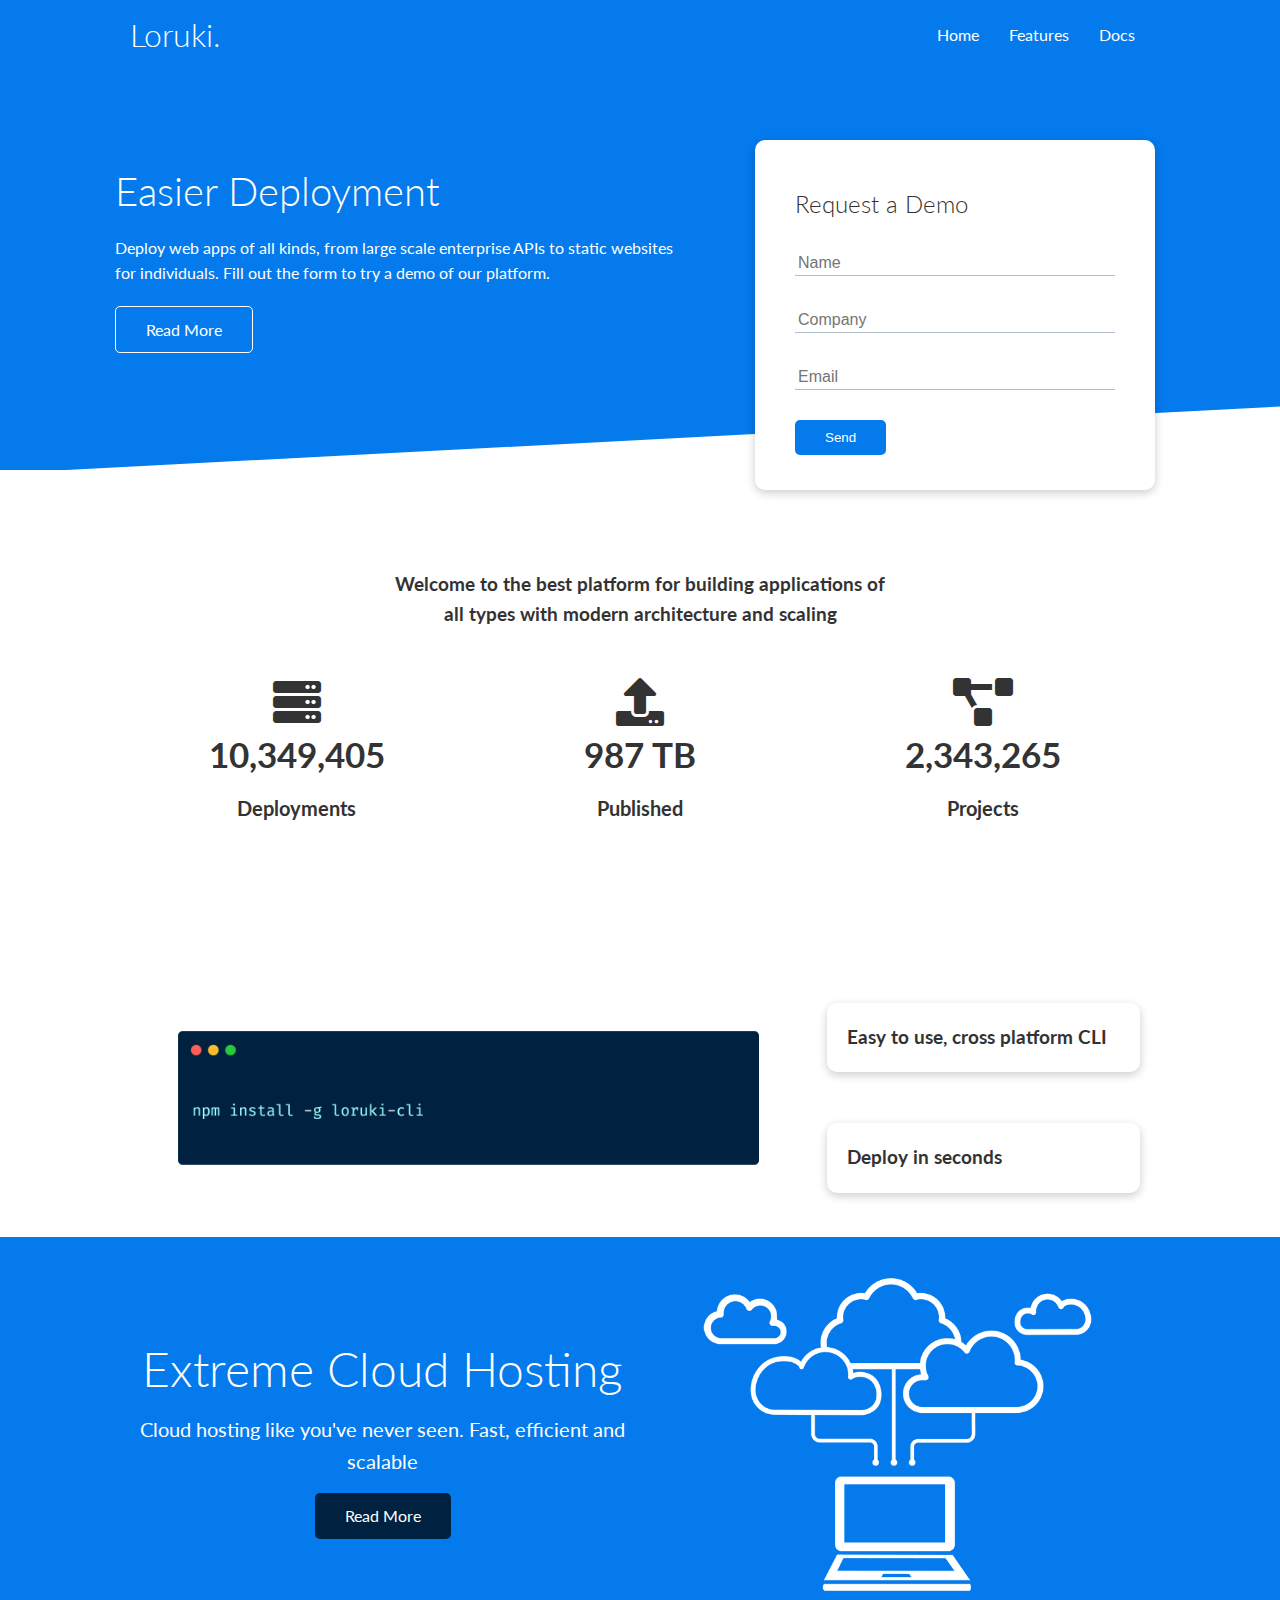
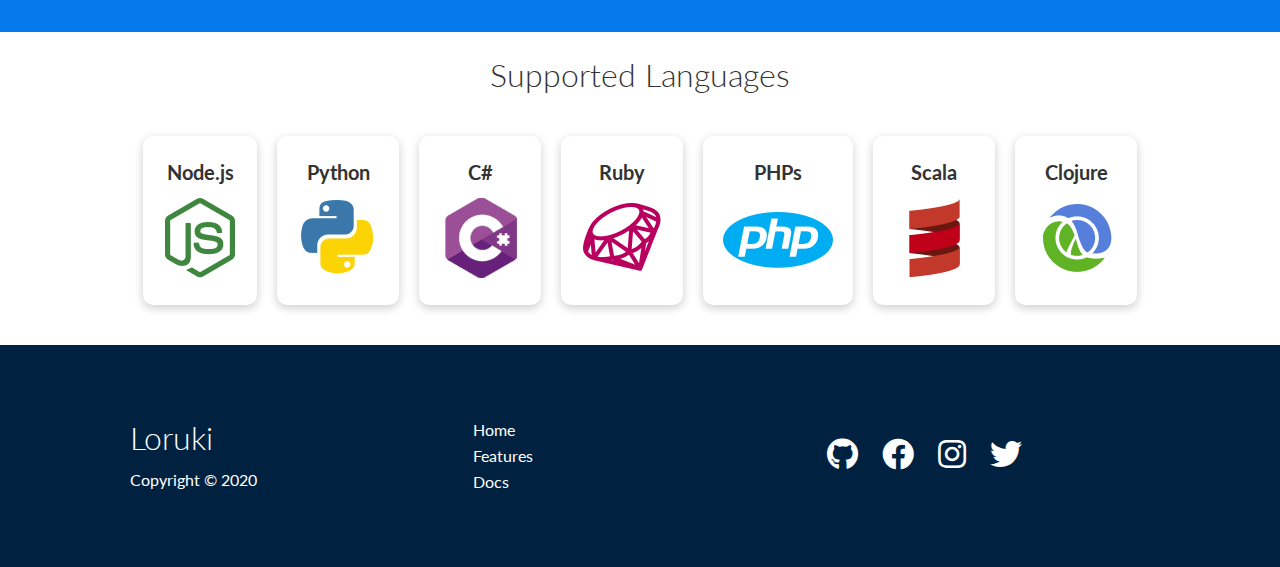
<file: index.html>
<!DOCTYPE html>
<html lang="en">
    <head>
        <title>HTML CSS TEMPLATE</title>
        <meta charset="UTF-8">
        <meta name="viewport" content="width=device-width, initial-scale=1">
        <link rel="stylesheet" href="https://cdnjs.cloudflare.com/ajax/libs/font-awesome/5.15.2/css/all.min.css" />
        <link href="./css/common.css " rel="stylesheet">
        <link href="./css/style.css"  rel="stylesheet">
    </head>
    <body>
        <!-- Navbar -->
        <div class="navbar">
            <div class="container flex">
                <h1 class="logo">Loruki.</h1>
                <nav>
                    <ul>
                        <li><a href="./index.html">Home</a></li>
                        <li><a href="./features.html">Features</a></li>
                        <li><a href="./docs.html">Docs</a></li>
                    </ul>
                </nav>
            </div>
        </div> <!-- navbar -->

        <!-- Showcase -->
        <section class="showcase">
            <div class="container grid">
                <div class="showcase-text">
                    <h2>Easier Deployment</h2>
                    <p>
                        Deploy web apps of all kinds,
                        from large scale enterprise APIs to static websites for individuals.
                        Fill out the form to try a demo of our platform.
                    </p>
                    <a href="feature.html" class="btn btn-outline">Read More</a>
                </div><!-- ./showcase-text -->

                <div class="showcase-form card">
                    <h2>Request a Demo</h2> 
                    <form action="#">
                        <div class="form-control">
                            <input type="text" name="name" placeholder="Name" required>
                        </div>
                        <div class="form-control">
                            <input type="text" name="company" placeholder="Company" required>
                        </div>
                        <div class="form-control">
                            <input type="email" name="email" placeholder="Email" required>
                        </div>
                        <input type="submit" value="Send" class="btn btn-primary">
                    </form>
                </div>
            </div><!-- ./container -->
        </section><!-- ./showcase -->

        <!--Stats  -->
        <div class="stats">
            <div class="container">
                <h3 class="stats-heading text-center my-1">
                    Welcome to the best platform for building applications of all types with modern architecture and scaling
                </h3>
                <div class="grid grid-3 text-center my-4">
                    <div>
                        <i class="fas fa-server fa-3x"></i>
                        <h3>10,349,405</h3>
                        <p class="text-secondary">Deployments</p>
                    </div>
                    <div>
                        <i class="fas fa-upload fa-3x"></i>
                        <h3>987 TB</h3>
                        <p class="text-secondary">Published</p>
                    </div>
                    <div>
                        <i class="fas fa-project-diagram  fa-3x"></i>
                        <h3>2,343,265</h3>
                        <p class="text-secondary">Projects</p>
                    </div>
                </div>
            </div><!-- ./container -->
        </div><!-- ./stats -->

        <!-- Cli -->
        <section class="cli">
            <div class="container grid">
                <img src="./images/cli.png" alt="">
                <div class="card">
                    <h3>Easy to use, cross platform CLI</h3>
                </div>
                <div class="card">
                    <h3>Deploy in seconds</h3>
                </div>
            </div>
        </section><!-- ./cli -->

        <!-- Cloud -->
        <section class="cloud bg-primary my-2 py-2">
            <div class="container grid">
                <div class="text-center">
                    <h2 class="lg">Extreme Cloud Hosting</h2>
                    <p class="lead my-1">
                        Cloud hosting like you've never seen. Fast, efficient and scalable
                    </p>
                    <a href="features.html" class="btn btn-dark">Read More</a>
                </div><!-- ./text-center -->
                <img src="./images/cloud.png" alt="">
            </div>
        </section><!-- ./cloud -->

        <!-- Language -->
        <section class="languages">
            <h2 class="md text-center my-2">
                Supported Languages
            </h2>
            <div class="container flex">
                <div class="card text-center">
                    <h4>Node.js</h4>
                    <img src="./images/logos/node.png" alt="">
                </div>
                <div class="card text-center">
                    <h4>Python</h4>
                    <img src="./images/logos/python.png" alt="">
                </div>
                <div class="card text-center">
                    <h4>C#</h4>
                    <img src="./images/logos/csharp.png" alt="">
                </div>
                <div class="card text-center">
                    <h4>Ruby</h4>
                    <img src="./images/logos/ruby.png" alt="">
                </div>
                <div class="card text-center">
                    <h4>PHPs</h4>
                    <img src="./images/logos/php.png" alt="">
                </div>
                <div class="card text-center">
                    <h4>Scala</h4>
                    <img src="./images/logos/scala.png" alt="">
                </div>
                <div class="card text-center">
                    <h4>Clojure</h4>
                    <img src="./images/logos/clojure.png" alt="">
                </div>
            </div>
        </section><!-- ./Languages -->

        <!-- Footer -->
        <footer class="footer bg-dark py-5">
            <div class="container grid grid-3">
                <div>
                    <h1>
                        Loruki
                    </h1>
                    <p>Copyright &copy; 2020</p>
                </div>
                <nav>
                    <ul>
                        <li><a href="./index.html">Home</a></li>
                        <li><a href="./features.html">Features</a></li>
                        <li><a href="./docs.html">Docs</a></li>
                    </ul>
                </nav>
                <div class="social">
                    <a href="#"><i class="fab fa-github fa-2x"></i></a>
                    <a href="#"><i class="fab fa-facebook fa-2x"></i></a>
                    <a href="#"><i class="fab fa-instagram fa-2x"></i></a>
                    <a href="#"><i class="fab fa-twitter fa-2x"></i></a>
                </div>
            </div>
        </footer>
    </body>
</html>
</file>
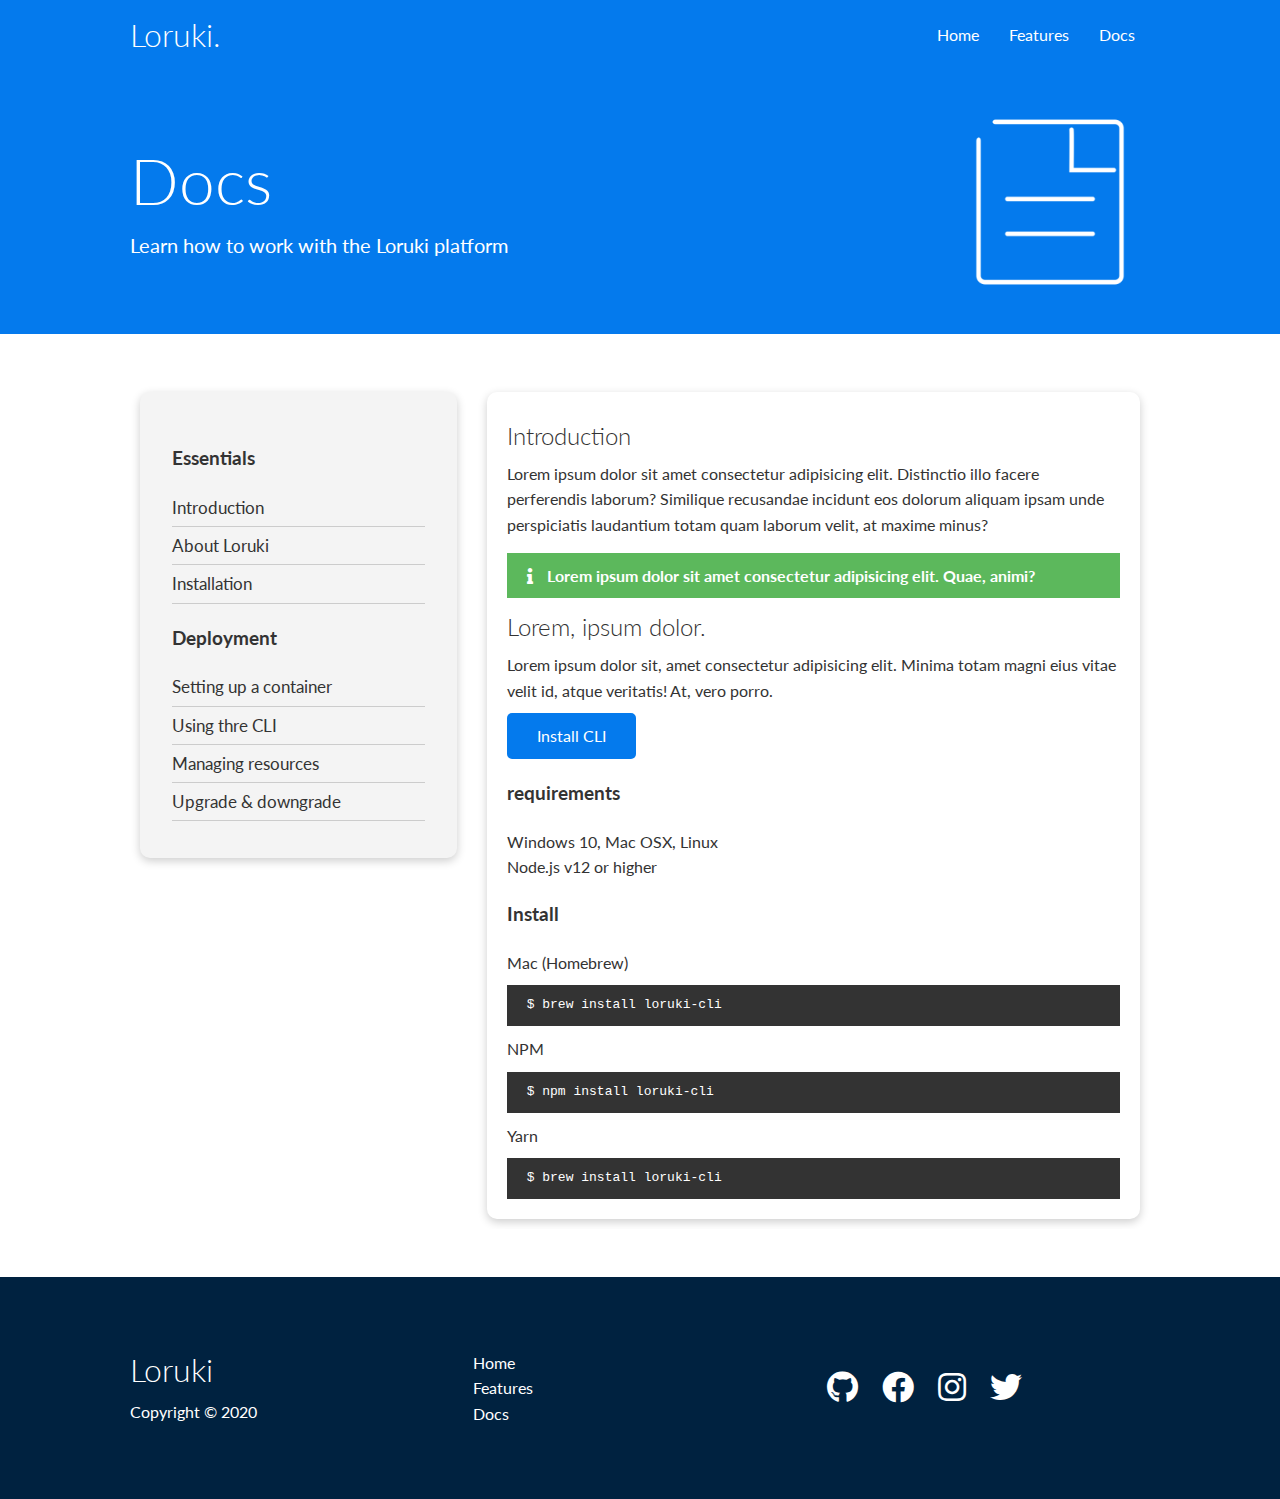
<file: docs.html>
<!DOCTYPE html>
<html lang="en">
    <head>
        <title>HTML CSS TEMPLATE</title>
        <meta charset="UTF-8">
        <meta name="viewport" content="width=device-width, initial-scale=1">
        <link rel="stylesheet" href="https://cdnjs.cloudflare.com/ajax/libs/font-awesome/5.15.2/css/all.min.css" />
        <link href="./css/common.css " rel="stylesheet">
        <link href="./css/style.css"  rel="stylesheet">
    </head>
    <body>
        <!-- Navbar -->
        <div class="navbar">
            <div class="container flex">
                <h1 class="logo">Loruki.</h1>
                <nav>
                    <ul>
                        <li><a href="./index.html">Home</a></li>
                        <li><a href="./features.html">Features</a></li>
                        <li><a href="./docs.html">Docs</a></li>
                    </ul>
                </nav>
            </div>
        </div> <!-- navbar -->

        <!-- Docs Head -->
        <section class="docs-head bg-primary py-3">
            <div class="container grid">
                <div>
                    <h1 class="xl">Docs</h1>
                    <p class="lead"> 
                        Learn how to work with the Loruki platform        
                    </p>
                </div>
                <img src="./images/docs.png" alt="">
            </div>
        </section><!-- ./docs-head -->

        <!-- Docs main -->
        <section class="docs-main my-4">
            <div class="container grid">
                <div class="card bg-light p-3">
                    <h3 class="my-2">
                        Essentials
                    </h3>
                    <nav>
                        <ul>
                            <li><a href="#">Introduction</a></li>
                            <li><a href="#">About Loruki</a></li>
                            <li><a href="#">Installation</a></li>
                        </ul>
                    </nav>

                    <h3 class="my-2">
                        Deployment
                    </h3>
                    <nav>
                        <ul>
                            <li><a href="#">Setting up a container</a></li>
                            <li><a href="#">Using thre CLI</a></li>
                            <li><a href="#">Managing resources</a></li>
                            <li><a href="#">Upgrade & downgrade</a></li>
                        </ul>
                    </nav>
                </div>

                <div class="card">
                    <h2>Introduction</h2>
                    <p>
                        Lorem ipsum dolor sit amet consectetur adipisicing elit. Distinctio illo facere perferendis laborum? Similique recusandae incidunt eos dolorum aliquam ipsam unde perspiciatis laudantium totam quam laborum velit, at maxime minus?
                    </p>

                    <div class="alert alert-success">
                        <i class="fas fa-info"></i>
                        Lorem ipsum dolor sit amet consectetur adipisicing elit. Quae, animi?
                    </div>

                    <h2>Lorem, ipsum dolor.</h2>
                    <p>
                        Lorem ipsum dolor sit, amet consectetur adipisicing elit. Minima totam magni eius vitae velit id, atque veritatis! At, vero porro.
                    </p>
                    <a class="btn btn-primary"  href="#">
                        Install CLI
                    </a>

                    <h3>requirements</h3>
                    <ul>
                        <li>Windows 10, Mac OSX, Linux</li>
                        <li>Node.js v12 or higher</li>
                    </ul>

                    <h3>Install</h3>
                    <p>Mac (Homebrew)</p>
                    <pre><code>$ brew install loruki-cli</code></pre>
                    <p>NPM</p>
                    <pre><code>$ npm install loruki-cli</code></pre>
                    <p>Yarn</p>
                    <pre><code>$ brew install loruki-cli</code></pre>
                </div>
            </div>
        </section>

        <!-- Footer -->
        <footer class="footer bg-dark py-5">
            <div class="container grid grid-3">
                <div>
                    <h1>
                        Loruki
                    </h1>
                    <p>Copyright &copy; 2020</p>
                </div>
                <nav>
                    <ul>
                        <li><a href="./index.html">Home</a></li>
                        <li><a href="./features.html">Features</a></li>
                        <li><a href="./docs.html">Docs</a></li>
                    </ul>
                </nav>
                <div class="social">
                    <a href="#"><i class="fab fa-github fa-2x"></i></a>
                    <a href="#"><i class="fab fa-facebook fa-2x"></i></a>
                    <a href="#"><i class="fab fa-instagram fa-2x"></i></a>
                    <a href="#"><i class="fab fa-twitter fa-2x"></i></a>
                </div>
            </div>
        </footer>
    </body>
</html>
</file>
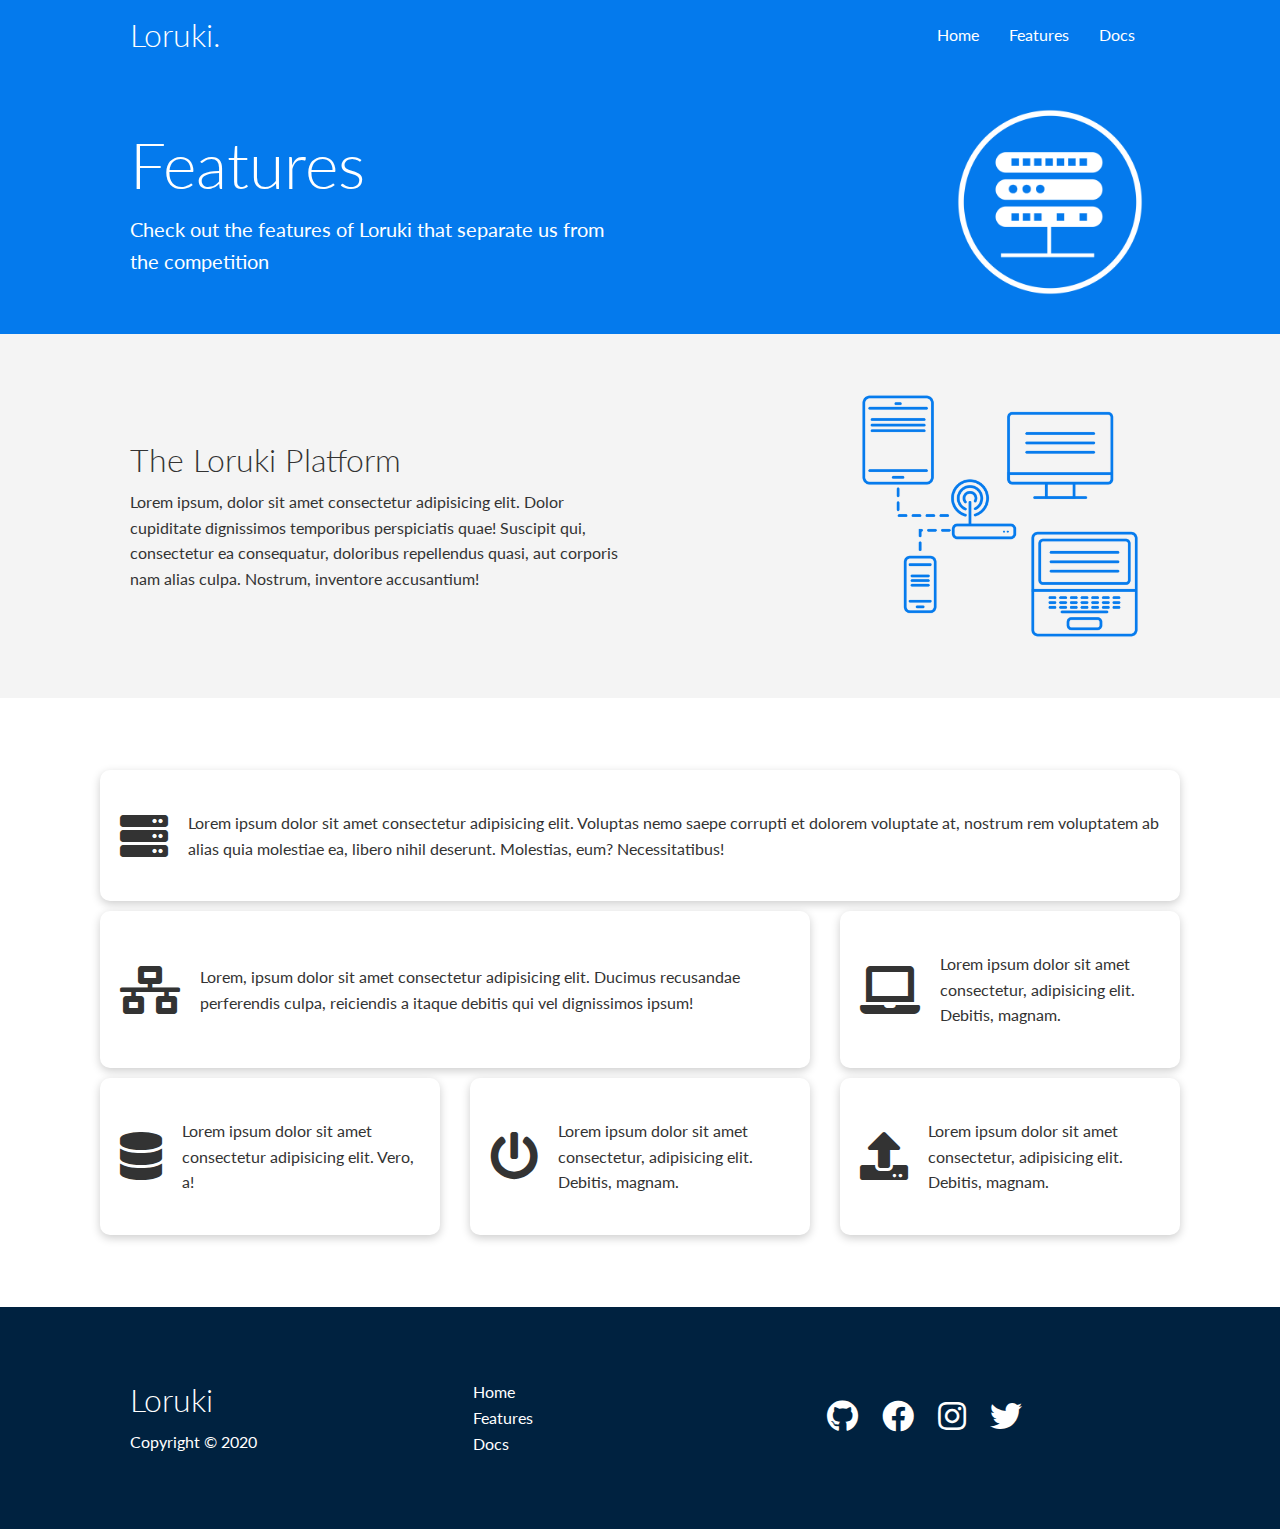
<file: features.html>
<!DOCTYPE html>
<html lang="en">
    <head>
        <title>HTML CSS TEMPLATE</title>
        <meta charset="UTF-8">
        <meta name="viewport" content="width=device-width, initial-scale=1">
        <link rel="stylesheet" href="https://cdnjs.cloudflare.com/ajax/libs/font-awesome/5.15.2/css/all.min.css" />
        <link href="./css/common.css " rel="stylesheet">
        <link href="./css/style.css"  rel="stylesheet">
    </head>
    <body>
        <!-- Navbar -->
        <div class="navbar">
            <div class="container flex">
                <h1 class="logo">Loruki.</h1>
                <nav>
                    <ul>
                        <li><a href="./index.html">Home</a></li>
                        <li><a href="./features.html">Features</a></li>
                        <li><a href="./docs.html">Docs</a></li>
                    </ul>
                </nav>
            </div>
        </div> <!-- navbar -->

        <!-- Head -->
        <section class="features-head bg-primary py-3">
            <div class="container grid">
                <div>
                    <h1 class="xl">Features</h1>
                    <p class="lead">
                        
                    Check out the features of Loruki that separate us from the
                    competition            
                    </p>
                </div>
                <img src="./images/server.png" alt="">
            </div>
        </section><!-- ./features-head -->

        <!-- Sub-head-->
        <section class="features-sub-head bg-light py-3">
            <div class="container grid">
                <div>
                    <h2 class="md">The Loruki Platform</h2>
                    <p>
                        Lorem ipsum, dolor sit amet consectetur adipisicing elit. Dolor cupiditate dignissimos temporibus perspiciatis quae! Suscipit qui, consectetur ea consequatur, doloribus repellendus quasi, aut corporis nam alias culpa. Nostrum, inventore accusantium!
                    </p>                    
                </div> 
                <img src="./images/server2.png" alt="">
            </div>       
        </section><!-- ./sub-head -->

        <section class="features-main my-2">
            <div class="container grid grid-3 py-4">
                <div class="card flex ">
                    <i class="fas fa-server fa-3x"></i>
                    <p>
                        Lorem ipsum dolor sit amet consectetur adipisicing elit. Voluptas nemo saepe corrupti et dolorem voluptate at, nostrum rem voluptatem ab alias quia molestiae ea, libero nihil deserunt. Molestias, eum? Necessitatibus! 
                    </p>
                </div>
                <div class="card flex ">
                    <i class="fas fa-network-wired fa-3x"></i>
                    <p>
                        Lorem, ipsum dolor sit amet consectetur adipisicing elit. Ducimus recusandae perferendis culpa, reiciendis a itaque debitis qui vel dignissimos ipsum!
                    </p>
                </div>
                <div class="card flex">
                    <i class="fas fa-laptop fa-3x"></i>
                    <p>
                        Lorem ipsum dolor sit amet consectetur, adipisicing elit. Debitis, magnam.
                    </p>
                </div>
                <div class="card flex">
                    <i class="fas fa-database fa-3x"></i>
                    <p>
                        Lorem ipsum dolor sit amet consectetur adipisicing elit. Vero, a!
                    </p>
                </div>
                <div class="card flex">
                    <i class="fas fa-power-off fa-3x"></i>
                    <p>
                        Lorem ipsum dolor sit amet consectetur, adipisicing elit. Debitis, magnam.
                    </p>
                </div>
                <div class="card flex">
                    <i class="fas fa-upload fa-3x"></i>
                    <p>
                        Lorem ipsum dolor sit amet consectetur, adipisicing elit. Debitis, magnam.
                    </p>
                </div>
            </div>
        </section>

        <!-- Footer -->
        <footer class="footer bg-dark py-5">
            <div class="container grid grid-3">
                <div>
                    <h1>
                        Loruki
                    </h1>
                    <p>Copyright &copy; 2020</p>
                </div>
                <nav>
                    <ul>
                        <li><a href="./index.html">Home</a></li>
                        <li><a href="./features.html">Features</a></li>
                        <li><a href="./docs.html">Docs</a></li>
                    </ul>
                </nav>
                <div class="social">
                    <a href="#"><i class="fab fa-github fa-2x"></i></a>
                    <a href="#"><i class="fab fa-facebook fa-2x"></i></a>
                    <a href="#"><i class="fab fa-instagram fa-2x"></i></a>
                    <a href="#"><i class="fab fa-twitter fa-2x"></i></a>
                </div>
            </div>
        </footer>
    </body>
</html>
</file>
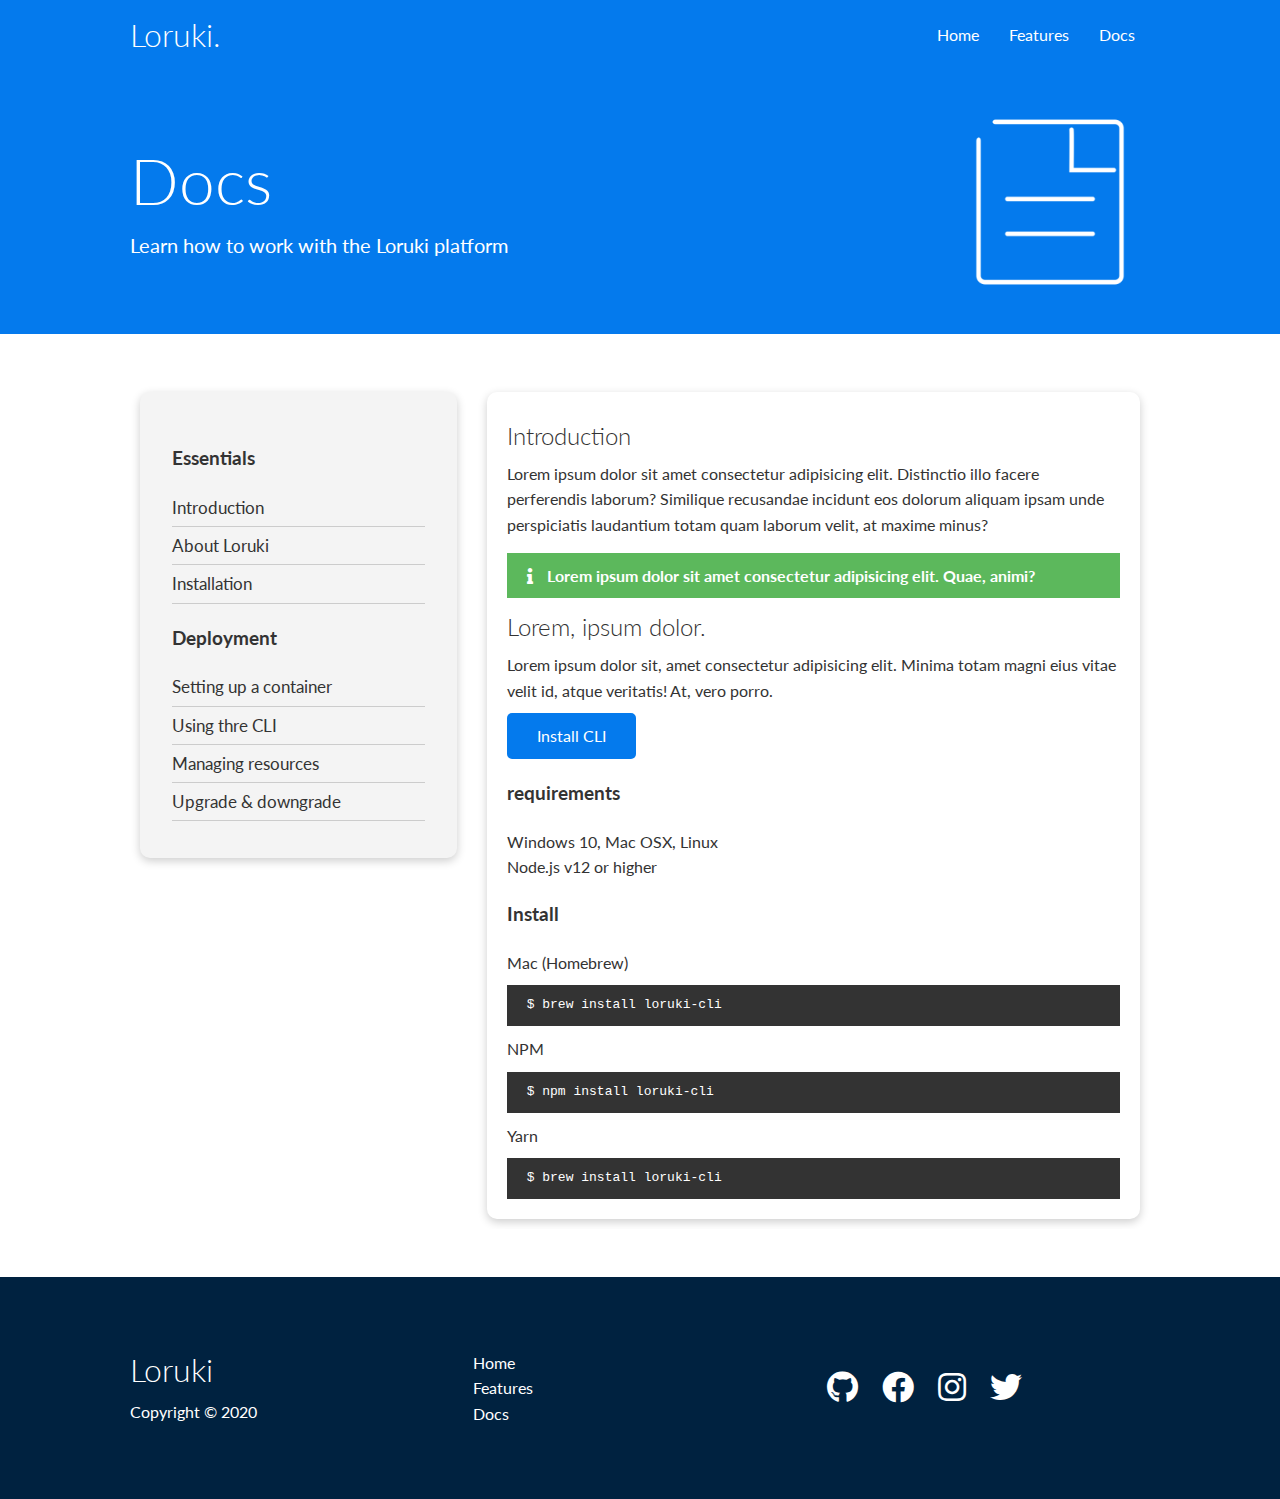
<file: html/docs.html>
<!DOCTYPE html>
<html lang="en">
    <head>
        <title>HTML CSS TEMPLATE</title>
        <meta charset="UTF-8">
        <meta name="viewport" content="width=device-width, initial-scale=1">
        <link rel="stylesheet" href="https://cdnjs.cloudflare.com/ajax/libs/font-awesome/5.15.2/css/all.min.css" />
        <link href="../css/common.css " rel="stylesheet">
        <link href="../css/style.css"  rel="stylesheet">
    </head>
    <body>
        <!-- Navbar -->
        <div class="navbar">
            <div class="container flex">
                <h1 class="logo">Loruki.</h1>
                <nav>
                    <ul>
                        <li><a href="../index.html">Home</a></li>
                        <li><a href="./features.html">Features</a></li>
                        <li><a href="./docs.html">Docs</a></li>
                    </ul>
                </nav>
            </div>
        </div> <!-- navbar -->

        <!-- Docs Head -->
        <section class="docs-head bg-primary py-3">
            <div class="container grid">
                <div>
                    <h1 class="xl">Docs</h1>
                    <p class="lead"> 
                        Learn how to work with the Loruki platform        
                    </p>
                </div>
                <img src="../images/docs.png" alt="">
            </div>
        </section><!-- ./docs-head -->

        <!-- Docs main -->
        <section class="docs-main my-4">
            <div class="container grid">
                <div class="card bg-light p-3">
                    <h3 class="my-2">
                        Essentials
                    </h3>
                    <nav>
                        <ul>
                            <li><a href="#">Introduction</a></li>
                            <li><a href="#">About Loruki</a></li>
                            <li><a href="#">Installation</a></li>
                        </ul>
                    </nav>

                    <h3 class="my-2">
                        Deployment
                    </h3>
                    <nav>
                        <ul>
                            <li><a href="#">Setting up a container</a></li>
                            <li><a href="#">Using thre CLI</a></li>
                            <li><a href="#">Managing resources</a></li>
                            <li><a href="#">Upgrade & downgrade</a></li>
                        </ul>
                    </nav>
                </div>

                <div class="card">
                    <h2>Introduction</h2>
                    <p>
                        Lorem ipsum dolor sit amet consectetur adipisicing elit. Distinctio illo facere perferendis laborum? Similique recusandae incidunt eos dolorum aliquam ipsam unde perspiciatis laudantium totam quam laborum velit, at maxime minus?
                    </p>

                    <div class="alert alert-success">
                        <i class="fas fa-info"></i>
                        Lorem ipsum dolor sit amet consectetur adipisicing elit. Quae, animi?
                    </div>

                    <h2>Lorem, ipsum dolor.</h2>
                    <p>
                        Lorem ipsum dolor sit, amet consectetur adipisicing elit. Minima totam magni eius vitae velit id, atque veritatis! At, vero porro.
                    </p>
                    <a class="btn btn-primary"  href="#">
                        Install CLI
                    </a>

                    <h3>requirements</h3>
                    <ul>
                        <li>Windows 10, Mac OSX, Linux</li>
                        <li>Node.js v12 or higher</li>
                    </ul>

                    <h3>Install</h3>
                    <p>Mac (Homebrew)</p>
                    <pre><code>$ brew install loruki-cli</code></pre>
                    <p>NPM</p>
                    <pre><code>$ npm install loruki-cli</code></pre>
                    <p>Yarn</p>
                    <pre><code>$ brew install loruki-cli</code></pre>
                </div>
            </div>
        </section>

        <!-- Footer -->
        <footer class="footer bg-dark py-5">
            <div class="container grid grid-3">
                <div>
                    <h1>
                        Loruki
                    </h1>
                    <p>Copyright &copy; 2020</p>
                </div>
                <nav>
                    <ul>
                        <li><a href="./index.html">Home</a></li>
                        <li><a href="./features.html">Features</a></li>
                        <li><a href="./docs.html">Docs</a></li>
                    </ul>
                </nav>
                <div class="social">
                    <a href="#"><i class="fab fa-github fa-2x"></i></a>
                    <a href="#"><i class="fab fa-facebook fa-2x"></i></a>
                    <a href="#"><i class="fab fa-instagram fa-2x"></i></a>
                    <a href="#"><i class="fab fa-twitter fa-2x"></i></a>
                </div>
            </div>
        </footer>
    </body>
</html>
</file>
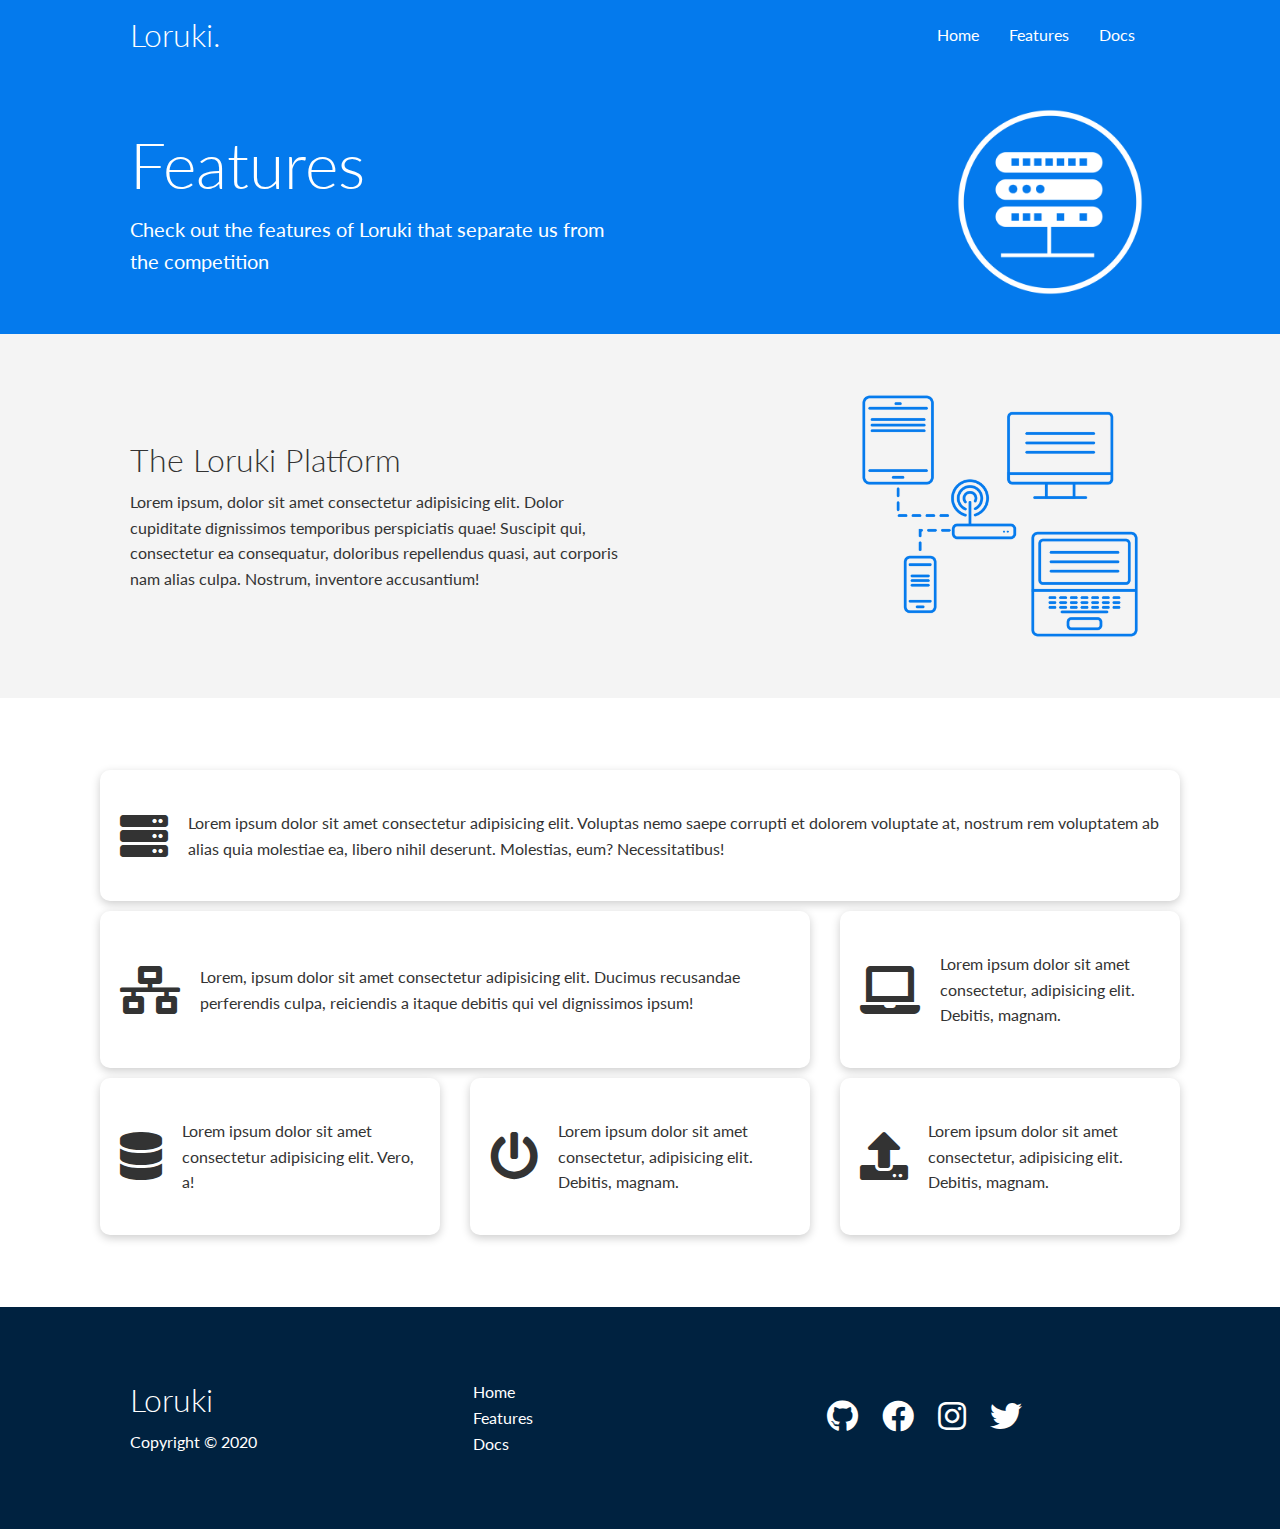
<file: html/features.html>
<!DOCTYPE html>
<html lang="en">
    <head>
        <title>HTML CSS TEMPLATE</title>
        <meta charset="UTF-8">
        <meta name="viewport" content="width=device-width, initial-scale=1">
        <link rel="stylesheet" href="https://cdnjs.cloudflare.com/ajax/libs/font-awesome/5.15.2/css/all.min.css" />
        <link href="../css/common.css " rel="stylesheet">
        <link href="../css/style.css"  rel="stylesheet">
    </head>
    <body>
        <!-- Navbar -->
        <div class="navbar">
            <div class="container flex">
                <h1 class="logo">Loruki.</h1>
                <nav>
                    <ul>
                        <li><a href="../index.html">Home</a></li>
                        <li><a href="./features.html">Features</a></li>
                        <li><a href="./docs.html">Docs</a></li>
                    </ul>
                </nav>
            </div>
        </div> <!-- navbar -->

        <!-- Head -->
        <section class="features-head bg-primary py-3">
            <div class="container grid">
                <div>
                    <h1 class="xl">Features</h1>
                    <p class="lead">
                        
                    Check out the features of Loruki that separate us from the
                    competition            
                    </p>
                </div>
                <img src="../images/server.png" alt="">
            </div>
        </section><!-- ./features-head -->

        <!-- Sub-head-->
        <section class="features-sub-head bg-light py-3">
            <div class="container grid">
                <div>
                    <h2 class="md">The Loruki Platform</h2>
                    <p>
                        Lorem ipsum, dolor sit amet consectetur adipisicing elit. Dolor cupiditate dignissimos temporibus perspiciatis quae! Suscipit qui, consectetur ea consequatur, doloribus repellendus quasi, aut corporis nam alias culpa. Nostrum, inventore accusantium!
                    </p>                    
                </div> 
                <img src="../images/server2.png" alt="">
            </div>       
        </section><!-- ./sub-head -->

        <section class="features-main my-2">
            <div class="container grid grid-3 py-4">
                <div class="card flex ">
                    <i class="fas fa-server fa-3x"></i>
                    <p>
                        Lorem ipsum dolor sit amet consectetur adipisicing elit. Voluptas nemo saepe corrupti et dolorem voluptate at, nostrum rem voluptatem ab alias quia molestiae ea, libero nihil deserunt. Molestias, eum? Necessitatibus! 
                    </p>
                </div>
                <div class="card flex ">
                    <i class="fas fa-network-wired fa-3x"></i>
                    <p>
                        Lorem, ipsum dolor sit amet consectetur adipisicing elit. Ducimus recusandae perferendis culpa, reiciendis a itaque debitis qui vel dignissimos ipsum!
                    </p>
                </div>
                <div class="card flex">
                    <i class="fas fa-laptop fa-3x"></i>
                    <p>
                        Lorem ipsum dolor sit amet consectetur, adipisicing elit. Debitis, magnam.
                    </p>
                </div>
                <div class="card flex">
                    <i class="fas fa-database fa-3x"></i>
                    <p>
                        Lorem ipsum dolor sit amet consectetur adipisicing elit. Vero, a!
                    </p>
                </div>
                <div class="card flex">
                    <i class="fas fa-power-off fa-3x"></i>
                    <p>
                        Lorem ipsum dolor sit amet consectetur, adipisicing elit. Debitis, magnam.
                    </p>
                </div>
                <div class="card flex">
                    <i class="fas fa-upload fa-3x"></i>
                    <p>
                        Lorem ipsum dolor sit amet consectetur, adipisicing elit. Debitis, magnam.
                    </p>
                </div>
            </div>
        </section>

        <!-- Footer -->
        <footer class="footer bg-dark py-5">
            <div class="container grid grid-3">
                <div>
                    <h1>
                        Loruki
                    </h1>
                    <p>Copyright &copy; 2020</p>
                </div>
                <nav>
                    <ul>
                        <li><a href="./index.html">Home</a></li>
                        <li><a href="./features.html">Features</a></li>
                        <li><a href="./docs.html">Docs</a></li>
                    </ul>
                </nav>
                <div class="social">
                    <a href="#"><i class="fab fa-github fa-2x"></i></a>
                    <a href="#"><i class="fab fa-facebook fa-2x"></i></a>
                    <a href="#"><i class="fab fa-instagram fa-2x"></i></a>
                    <a href="#"><i class="fab fa-twitter fa-2x"></i></a>
                </div>
            </div>
        </footer>
    </body>
</html>
</file>
<file: css/common.css>
/*Common*/
:root {
    --primary-color:  #047aed;
    --secondary-color: #1c3fa8;
    --dark-color :#002240;
    --light-color : #f4f4f4;
    --success-color: #5cb85c;
}
* {
    box-sizing: border-box;
    padding: 0;
    margin: 0;
}

body {
    font-family: 'Lato', sans-serif;
    color: #333;
    line-height: 1.6;
}

ul {
    list-style: none;
}

a {
    text-decoration: none;
    color: #333;
}

h1,
h2 {
    margin: 10px 0;
    font-weight: 300;
    line-height: 1.2;
}

p {
    margin: 10px 0;
}

img {
    width: 100%;
}

pre,
code {
    background-color: #333;
    color: #fff;
    padding: 10px;
}

.container {
    max-width: 1100px;
    margin: 0 auto;
    padding: 0 40px;
    overflow: auto;
}

.flex {
    display: flex;
    justify-content: center;
    align-items: center;
    height: 100%;
}

.grid{
    display: grid;
    grid-template-columns: repeat(2, 1fr);
    justify-content: center;
    align-items: center;
    width: 100%;
    gap: 10px;
}

.card {
    background-color: #ffffff;
    color: #333;
    border-radius: 10px;
    box-shadow: 0 3px 10px rgba(0, 0, 0, 0.2);
    padding: 20px;
    margin: 10px;
}

.btn {
    display: inline-block;
    padding: 10px 30px;
    background-color: var(--primary-color);
    color: #ffffff;
    border: none;
    border-radius: 5px;
    cursor: pointer;
    transition: all 0.2s;
}
/*back-ground and Buttons*/
.bg-primary,
.btn-primary {
    background-color: var(--primary-color);
    color: #fff;
}

.bg-secondary,
.btn-secondary {
    background-color: var(--secondary-color);
}

.bg-dark,
.btn-dark {
    background-color: var(--dark-color);
    color: #fff;
}

.bg-light,
.btn-light {
    background-color: var(--light-color);
}

.btn-outline {
    border: 1px solid #ffffff;
    background-color: transparent;
}

/*Text sizes*/
.lead {
    font-size: 20px;
}

.sm {
    font-size: 1rem;
}

.md {
    font-size: 2rem;
}

.lg {
    font-size: 3rem;
}

.xl {
    font-size: 4rem;
}

.btn:hover  {
    transform: scale(0.98);
}

.grid-3 {
    grid-template-columns: repeat(3, 1fr);
}

.text-center {
    text-align: center;
}

/*Alert*/
.alert {
    background-color: var(--light-color);
    padding: 10px 20px;
    font-weight: bold;
    margin: 15px 0;
}

.alert  i {
    margin-right: 10px;
}

.alert-success {
    background-color: var(--success-color);
    color: #fff;
}


/*Margin*/
.my-1 {
    margin: 1rem 0;
}

.my-2 {
    margin: 1.5rem 0;
}

.my-3 {
    margin: 2rem 0;
}

.my-4 {
    margin: 3rem 0;
}

.my-5 {
    margin: 4rem 0;
}

.m-1 {
    margin: 1rem ;
}

.m-2 {
    margin: 1.5rem ;
}

.m-3 {
    margin: 2rem ;
}

.m-4 {
    margin: 3rem ;
}

.m-5 {
    margin: 4rem ;
}
/*Padding*/
.py-1 {
    padding: 1rem 0;
}

.py-2 {
    padding: 1.5rem 0;
}

.py-3 {
    padding: 2rem 0;
}

.py-4 {
    padding: 3rem 0;
}

.py-5 {
    padding: 4rem 0;
}

.p-1 {
    padding: 1rem ;
}

.p-2 {
    padding: 1.5rem ;
}

.p-3 {
    padding: 2rem ;
}

.p-4 {
    padding: 3rem ;
}

.p-5 {
    padding: 4rem ;
}
</file>
<file: css/style.css>
@import url('https://fonts.googleapis.com/css2?family=Lato:wght@300&display=swap');
/*Navbar*/
.navbar .flex {
    justify-content: space-between;
}
.navbar {
    height: 70px;
    background-color: var(--primary-color);
    color: #ffffff;
}


.navbar nav ul{
    display: flex;
    justify-content: space-between;
}

.navbar nav ul a {
    color: #ffffff;
    padding: 10px;
    margin: 0 5px;
}

.navbar nav ul a:hover {
    border-bottom: 2px solid #ffffff;
}

/*Showcase*/
.showcase {
    height: 400px;
    background-color: var(--primary-color);
    color: #ffffff;
    position: relative;
}

.showcase .grid {
    grid-template-columns: 55% 45%;
    gap: 30px;
    overflow:visible;
}

.showcase .showcase-text h2 {
    font-size: 40px
}

.showcase .showcase-text p {
    margin: 20px 0;
}

.showcase-form {
    position: relative;
    top: 60px;
    height: 350px;
    width: 400px;
    padding: 40px;
    z-index: 100;
    justify-self: flex-end
}

.showcase-form .form-control {
    margin: 30px 0;
}

.showcase-form input[type='text'],
.showcase-form input[type='email'] {
    border: none;
    border-bottom: 1px solid #b4becb;
    width: 100%;
    padding: 3px;
    font-size: 16px;
}

.showcase-form input:focus {
    outline: none;
}

.showcase::before {
    content: ' ';
    height: 100px;
    width: 100%;
    background-color: #ffffff;
    position: absolute;
    bottom: -70px;
    transform: skewY(-3deg);
}

/*Stats*/
.stats{
    margin: 100px 0;
}

.stats-heading  {
    max-width: 500px;
    margin: auto;
}

.stats .grid h3 {
    font-size: 35px;
}

.stats .grid p {
    font-size: 20px;
    font-weight: bold;
}

/*Cli*/
.cli .grid {
    grid-template-columns: repeat(3, 1fr);
    grid-template-rows: repeat(2, 1fr);
}

.cli .grid > *:first-child {
    grid-column: 1/3;
    grid-row: 1/3;
}

/*Cloud*/
.cloud .grid {
    grid-template-columns: 4fr 3 fr;
}

/*Languages*/
.languages .flex {
    flex-wrap: wrap;
}

.languages .card {
    margin: 18px 10px 40px;
    transition: transform 0.2s;
}

.languages .card h4 {
    font-size: 20px;
    margin-bottom: 10px;
}

.languages .card:hover {
    transform: translateY(-15px);
}

/*Features*/
.features-head img,
.docs-head img {
    width: 200px;
    justify-self: end;
}

.features-sub-head img {
    width: 300px;
    justify-self: end;
}

.features-main .flex {
    justify-content: start;
}

.features-main .card  >  i {
    margin-right: 20px;
}

.features-main .grid *:first-child {
    grid-column: 1/4;
}

.features-main .grid *:nth-child(2) {
    grid-column: 1/3;
}

/*Docs*/
.docs-main h3 {
    margin: 20px 0;
}

.docs-main .grid {
    grid-template-columns: 1fr 2fr;
    align-items: flex-start;
}

.docs-main nav li {
    font-size: 17px;
    padding-bottom: 5px;
    margin-bottom: 5px;
    border-bottom: 1px #ccc solid;
}

.docs-main a:hover {
    font-weight: bold;
}

/*Footer*/
.footer a {
    color: #ffffff;
}

.footer .social a {
    margin: 0 10px;
}

/*Media query*/
/*Tablets and under*/
@media(max-width: 768px){
    .grid,
    .showcase .grid,
    .stats .grid,
    .cli .grid,
    .cloud .grid,
    .features-head .grid,
    .features-main .grid,
    .docs-main .grid{
        grid-template-columns: 1fr;
        grid-template-rows: 1fr;
    }

    .showcase {
        height: auto;
    }

    .showcase-text{
        text-align: center;
        margin-top: 40px;
    }

    .showcase-form {
        justify-self: center;
    }

    .cli .grid > *:first-child {
        grid-column: 1;
        grid-row: 1;
    }

    .features-head .grid > div,
    .docs-head .grid > div{
        text-align: center;
    }

    .features-head img,
    .docs-head img {
        justify-self: center;
        width: 200px;
    }
    
    .features-sub-head .grid > div {
        text-align: center;
    }

    .features-sub-head img {
        justify-self: center;
    }

    .features-main .grid > *:first-child, .features-main .grid > *:nth-child(2) {
        grid-column: 1;
    }
}

/*Mobile*/
@media(max-width: 500px){
    .navbar {
        height: 110px;
    }
    .navbar .flex{
        flex-direction: column;
    }

    .navbar ul {
        background-color: rgba(0, 0, 0, 0.1);
        padding: 10px;
    }
}
</file>
